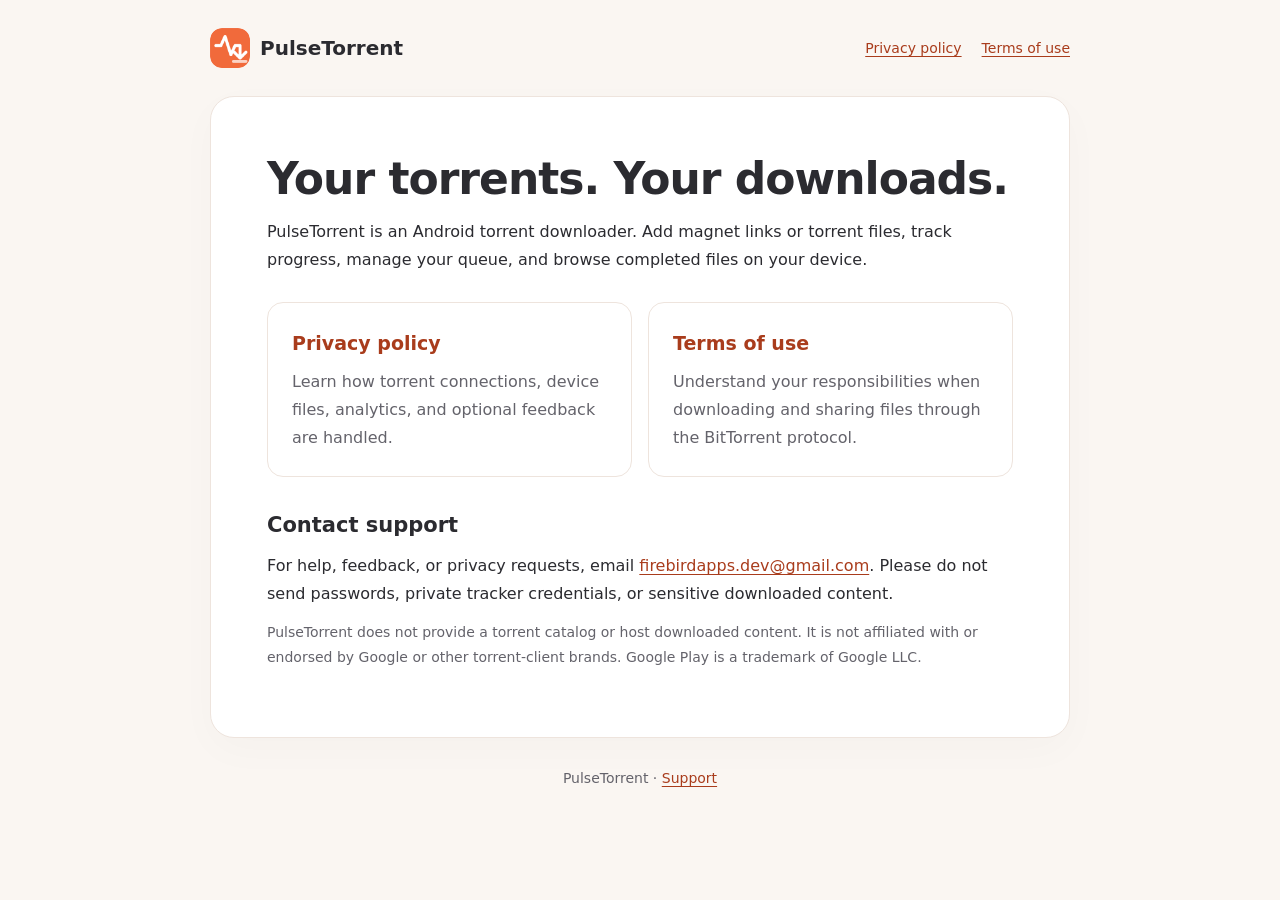
<file: index.html>
<!doctype html>
<html lang="en">
<head>
  <meta charset="utf-8">
  <meta name="viewport" content="width=device-width, initial-scale=1">
  <meta name="description" content="Privacy policy, terms of use, and support for PulseTorrent, an Android torrent downloader.">
  <title>PulseTorrent · Privacy, terms &amp; support</title>
  <link rel="canonical" href="https://firebirdapps.com/pulsetorrent/">
  <link rel="stylesheet" href="styles.css">
  <link rel="icon" type="image/png" href="assets/app-icon.png">
</head>
<body>
  <a class="skip" href="#main">Skip to content</a>
  <header>
    <a class="brand" href="index.html"><img class="brand-icon" src="assets/app-icon.png" width="40" height="40" alt="">PulseTorrent</a>
    <nav aria-label="Main navigation"><a href="privacy-policy.html">Privacy policy</a><a href="terms-of-use.html">Terms of use</a></nav>
  </header>
  <main id="main">
    <h1>Your torrents. Your downloads.</h1>
    <p>PulseTorrent is an Android torrent downloader. Add magnet links or torrent files, track progress, manage your queue, and browse completed files on your device.</p>
    <div class="cards">
      <a class="card" href="privacy-policy.html"><strong>Privacy policy</strong><span>Learn how torrent connections, device files, analytics, and optional feedback are handled.</span></a>
      <a class="card" href="terms-of-use.html"><strong>Terms of use</strong><span>Understand your responsibilities when downloading and sharing files through the BitTorrent protocol.</span></a>
    </div>
    <h2>Contact support</h2>
    <p>For help, feedback, or privacy requests, email <a href="mailto:firebirdapps.dev@gmail.com?subject=PulseTorrent%20support">firebirdapps.dev@gmail.com</a>. Please do not send passwords, private tracker credentials, or sensitive downloaded content.</p>
    <p class="meta">PulseTorrent does not provide a torrent catalog or host downloaded content. It is not affiliated with or endorsed by Google or other torrent-client brands. Google Play is a trademark of Google LLC.</p>
  </main>
  <footer>PulseTorrent · <a href="mailto:firebirdapps.dev@gmail.com?subject=PulseTorrent%20support">Support</a></footer>
</body>
</html>
</file>
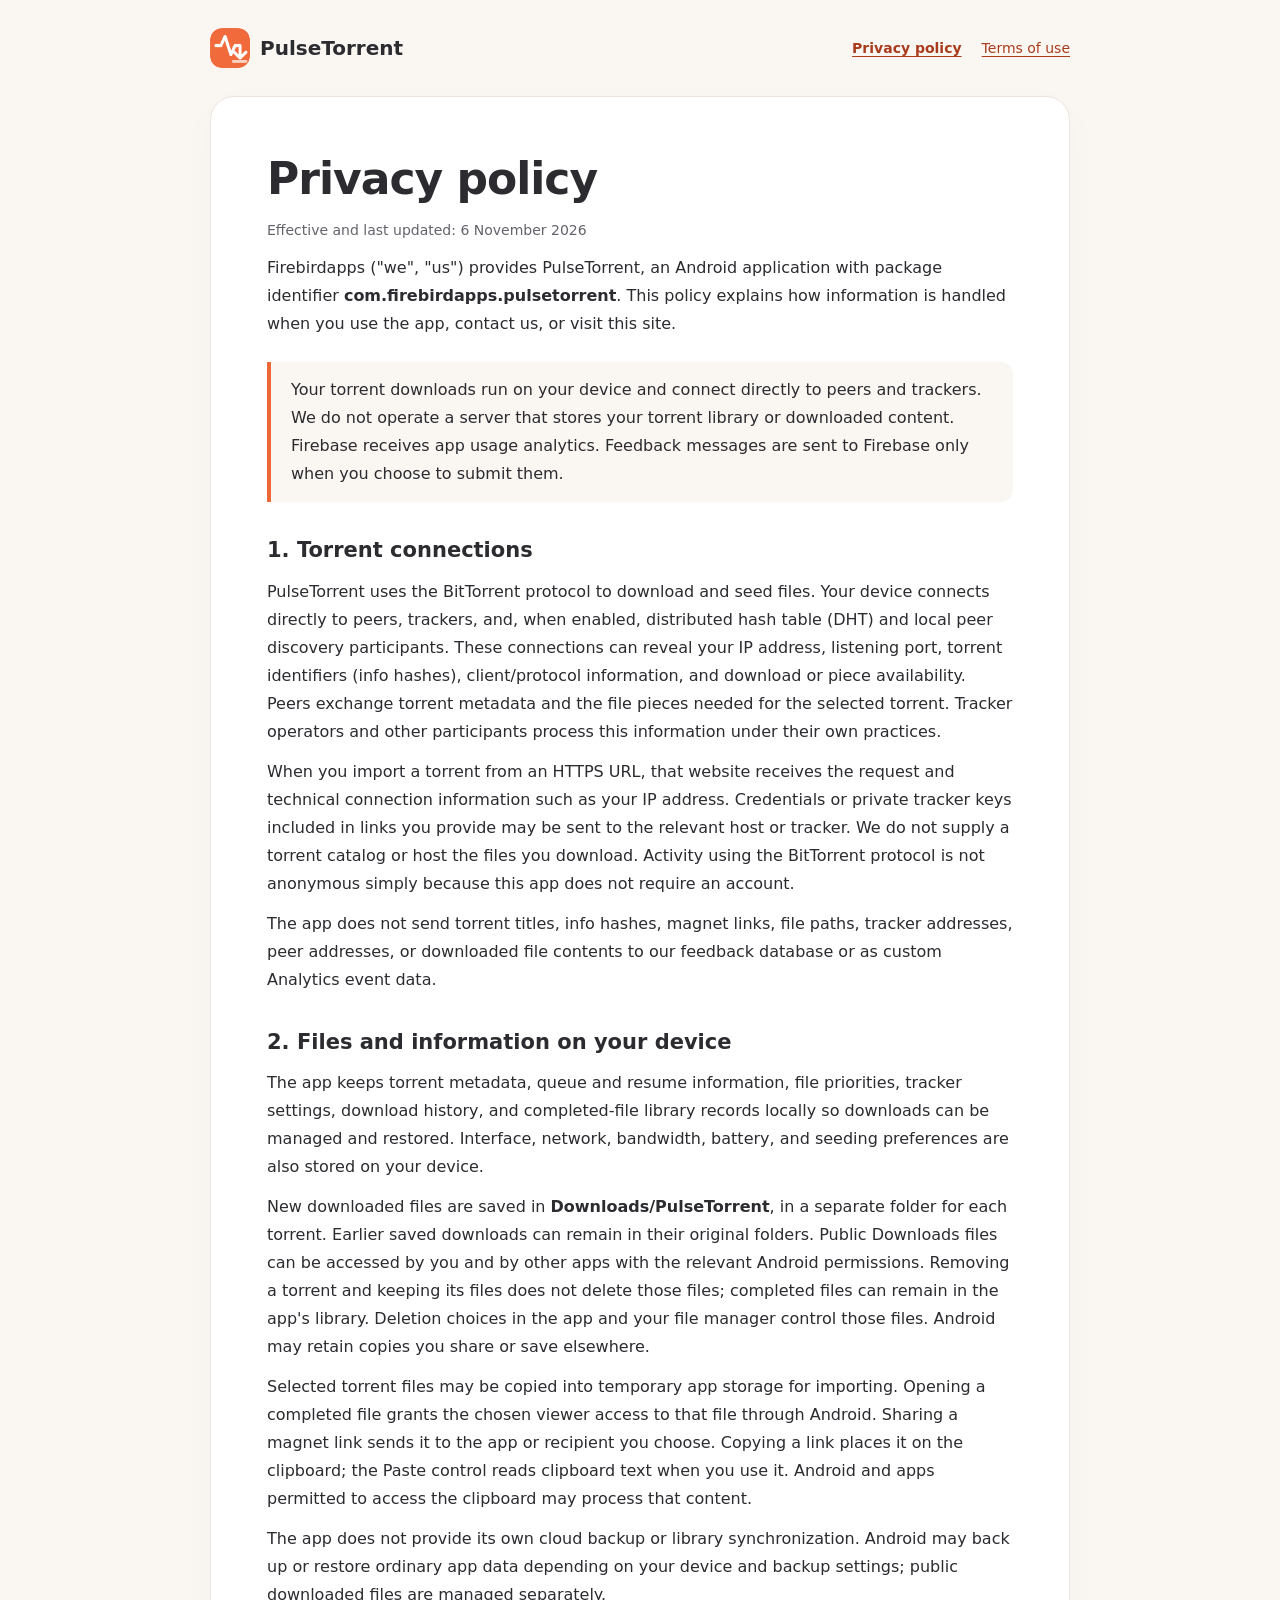
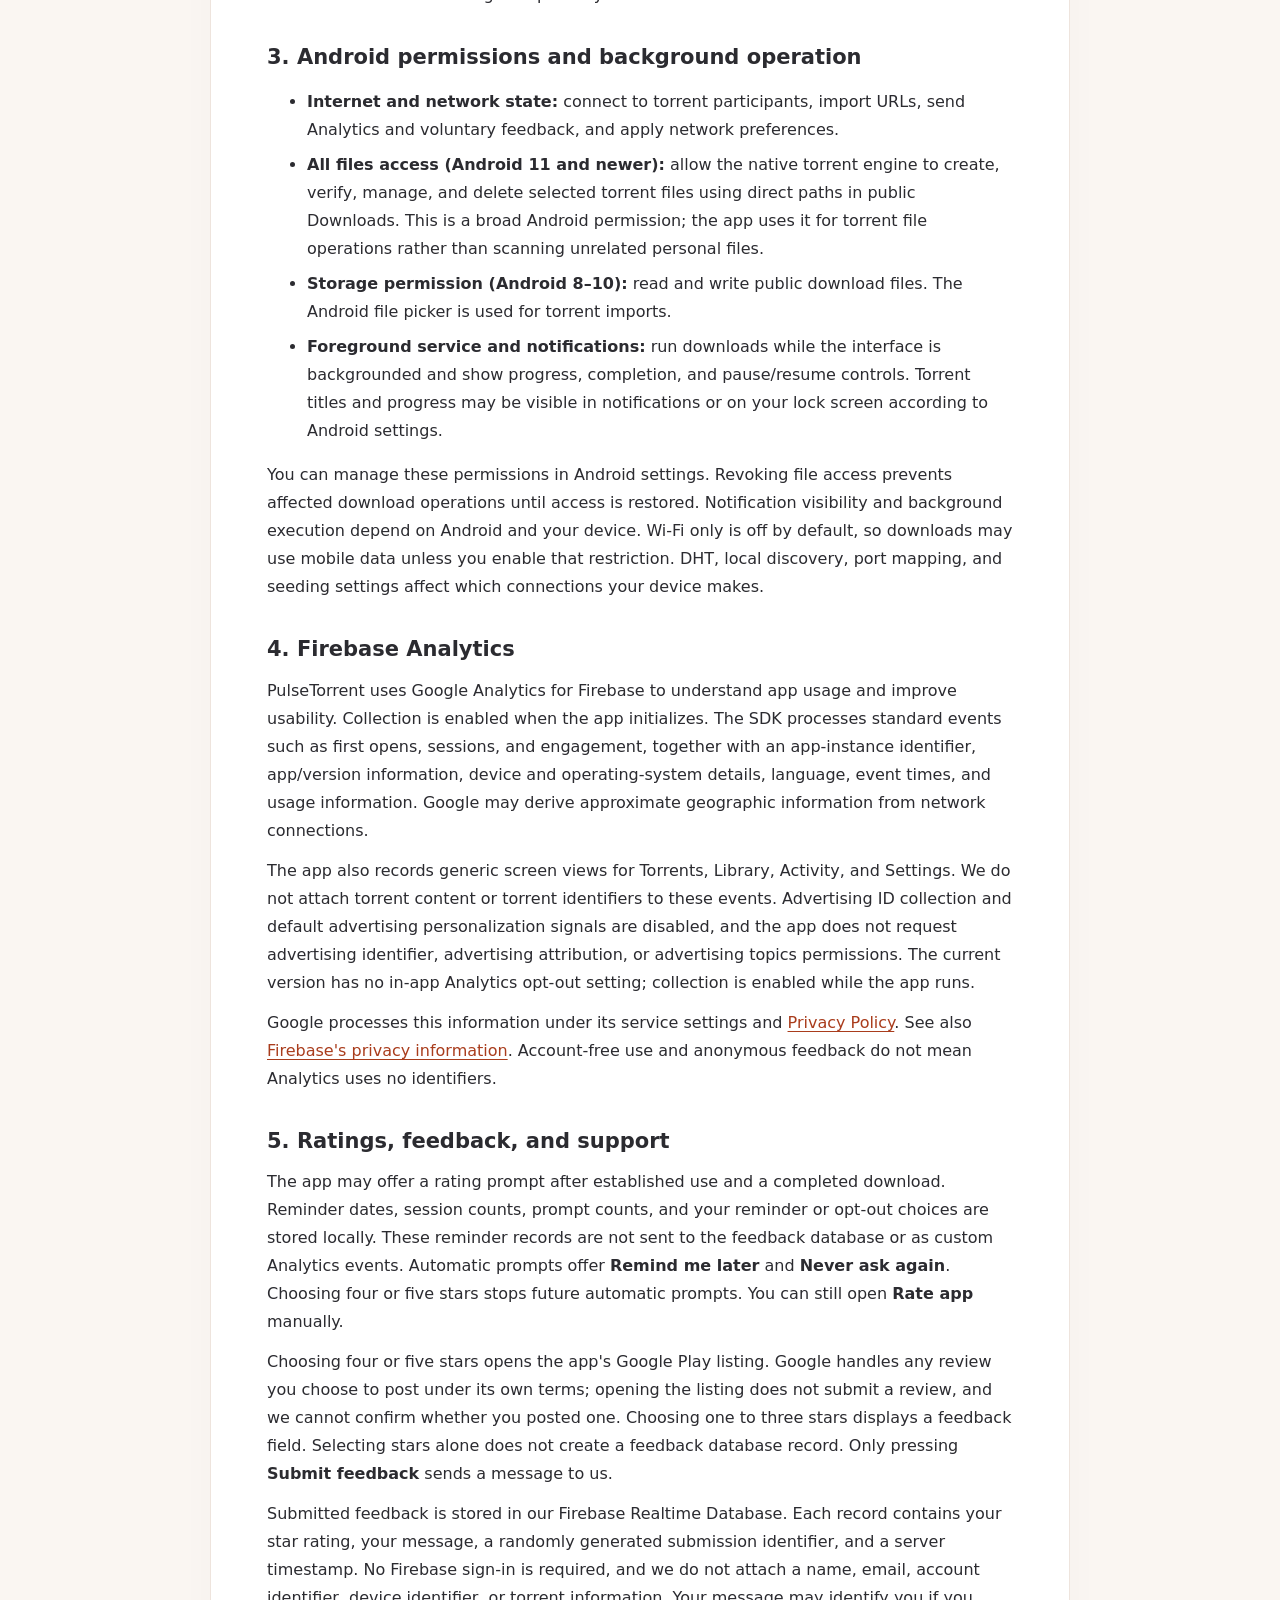
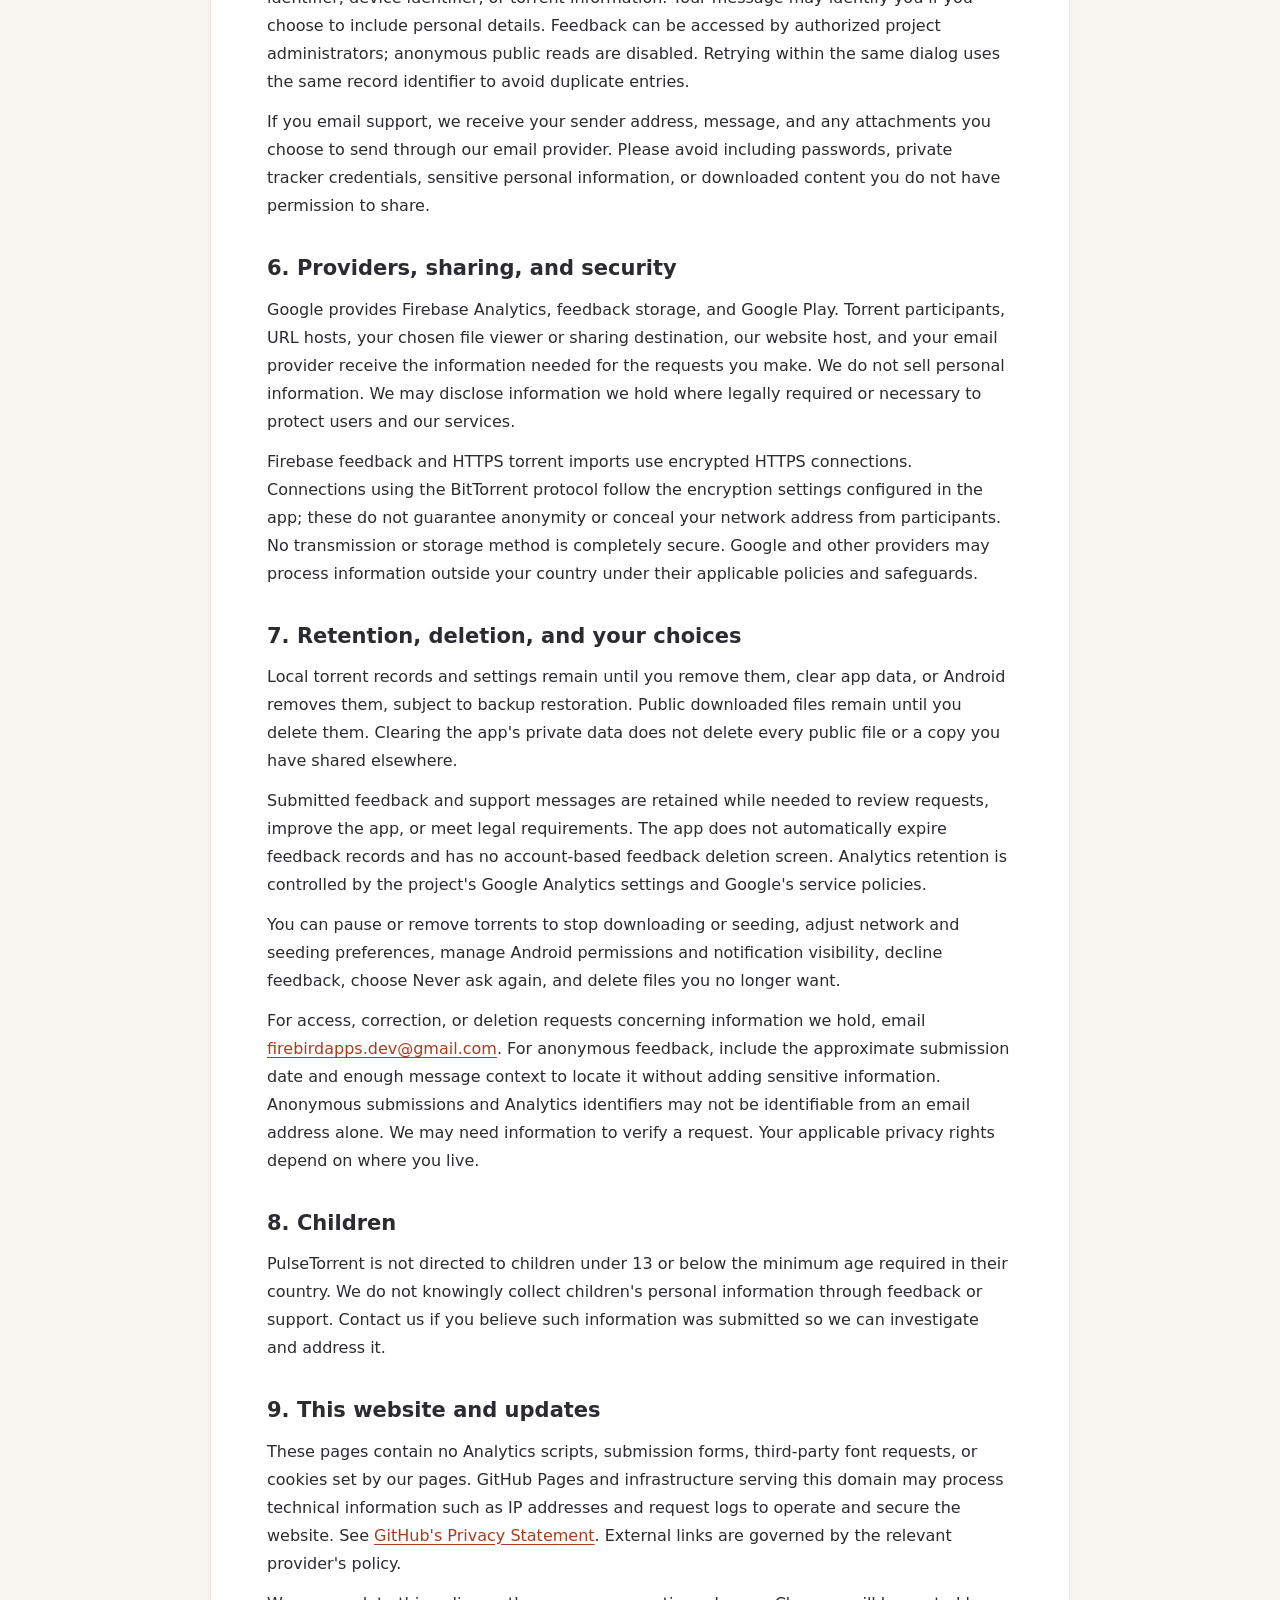
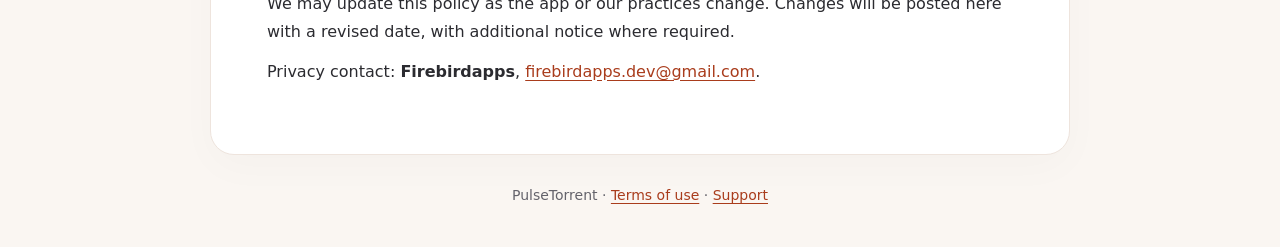
<file: privacy-policy.html>
<!doctype html>
<html lang="en">
<head>
  <meta charset="utf-8">
  <meta name="viewport" content="width=device-width, initial-scale=1">
  <meta name="description" content="How PulseTorrent handles torrent connections, downloaded files, Android permissions, Firebase Analytics, and voluntary feedback.">
  <title>Privacy policy · PulseTorrent</title>
  <link rel="canonical" href="https://firebirdapps.com/pulsetorrent/privacy-policy.html">
  <link rel="stylesheet" href="styles.css">
  <link rel="icon" type="image/png" href="assets/app-icon.png">
</head>
<body>
  <a class="skip" href="#main">Skip to content</a>
  <header>
    <a class="brand" href="index.html"><img class="brand-icon" src="assets/app-icon.png" width="40" height="40" alt="">PulseTorrent</a>
    <nav aria-label="Main navigation"><a href="privacy-policy.html" aria-current="page">Privacy policy</a><a href="terms-of-use.html">Terms of use</a></nav>
  </header>
  <main id="main">
    <h1>Privacy policy</h1>
    <p class="meta">Effective and last updated: 6 November 2026</p>
    <p>Firebirdapps ("we", "us") provides PulseTorrent, an Android application with package identifier <strong>com.firebirdapps.pulsetorrent</strong>. This policy explains how information is handled when you use the app, contact us, or visit this site.</p>
    <div class="summary">Your torrent downloads run on your device and connect directly to peers and trackers. We do not operate a server that stores your torrent library or downloaded content. Firebase receives app usage analytics. Feedback messages are sent to Firebase only when you choose to submit them.</div>

    <h2>1. Torrent connections</h2>
    <p>PulseTorrent uses the BitTorrent protocol to download and seed files. Your device connects directly to peers, trackers, and, when enabled, distributed hash table (DHT) and local peer discovery participants. These connections can reveal your IP address, listening port, torrent identifiers (info hashes), client/protocol information, and download or piece availability. Peers exchange torrent metadata and the file pieces needed for the selected torrent. Tracker operators and other participants process this information under their own practices.</p>
    <p>When you import a torrent from an HTTPS URL, that website receives the request and technical connection information such as your IP address. Credentials or private tracker keys included in links you provide may be sent to the relevant host or tracker. We do not supply a torrent catalog or host the files you download. Activity using the BitTorrent protocol is not anonymous simply because this app does not require an account.</p>
    <p>The app does not send torrent titles, info hashes, magnet links, file paths, tracker addresses, peer addresses, or downloaded file contents to our feedback database or as custom Analytics event data.</p>

    <h2>2. Files and information on your device</h2>
    <p>The app keeps torrent metadata, queue and resume information, file priorities, tracker settings, download history, and completed-file library records locally so downloads can be managed and restored. Interface, network, bandwidth, battery, and seeding preferences are also stored on your device.</p>
    <p>New downloaded files are saved in <strong>Downloads/PulseTorrent</strong>, in a separate folder for each torrent. Earlier saved downloads can remain in their original folders. Public Downloads files can be accessed by you and by other apps with the relevant Android permissions. Removing a torrent and keeping its files does not delete those files; completed files can remain in the app's library. Deletion choices in the app and your file manager control those files. Android may retain copies you share or save elsewhere.</p>
    <p>Selected torrent files may be copied into temporary app storage for importing. Opening a completed file grants the chosen viewer access to that file through Android. Sharing a magnet link sends it to the app or recipient you choose. Copying a link places it on the clipboard; the Paste control reads clipboard text when you use it. Android and apps permitted to access the clipboard may process that content.</p>
    <p>The app does not provide its own cloud backup or library synchronization. Android may back up or restore ordinary app data depending on your device and backup settings; public downloaded files are managed separately.</p>

    <h2>3. Android permissions and background operation</h2>
    <ul>
      <li><strong>Internet and network state:</strong> connect to torrent participants, import URLs, send Analytics and voluntary feedback, and apply network preferences.</li>
      <li><strong>All files access (Android 11 and newer):</strong> allow the native torrent engine to create, verify, manage, and delete selected torrent files using direct paths in public Downloads. This is a broad Android permission; the app uses it for torrent file operations rather than scanning unrelated personal files.</li>
      <li><strong>Storage permission (Android 8–10):</strong> read and write public download files. The Android file picker is used for torrent imports.</li>
      <li><strong>Foreground service and notifications:</strong> run downloads while the interface is backgrounded and show progress, completion, and pause/resume controls. Torrent titles and progress may be visible in notifications or on your lock screen according to Android settings.</li>
    </ul>
    <p>You can manage these permissions in Android settings. Revoking file access prevents affected download operations until access is restored. Notification visibility and background execution depend on Android and your device. Wi-Fi only is off by default, so downloads may use mobile data unless you enable that restriction. DHT, local discovery, port mapping, and seeding settings affect which connections your device makes.</p>

    <h2>4. Firebase Analytics</h2>
    <p>PulseTorrent uses Google Analytics for Firebase to understand app usage and improve usability. Collection is enabled when the app initializes. The SDK processes standard events such as first opens, sessions, and engagement, together with an app-instance identifier, app/version information, device and operating-system details, language, event times, and usage information. Google may derive approximate geographic information from network connections.</p>
    <p>The app also records generic screen views for Torrents, Library, Activity, and Settings. We do not attach torrent content or torrent identifiers to these events. Advertising ID collection and default advertising personalization signals are disabled, and the app does not request advertising identifier, advertising attribution, or advertising topics permissions. The current version has no in-app Analytics opt-out setting; collection is enabled while the app runs.</p>
    <p>Google processes this information under its service settings and <a href="https://policies.google.com/privacy">Privacy Policy</a>. See also <a href="https://firebase.google.com/support/privacy">Firebase's privacy information</a>. Account-free use and anonymous feedback do not mean Analytics uses no identifiers.</p>

    <h2>5. Ratings, feedback, and support</h2>
    <p>The app may offer a rating prompt after established use and a completed download. Reminder dates, session counts, prompt counts, and your reminder or opt-out choices are stored locally. These reminder records are not sent to the feedback database or as custom Analytics events. Automatic prompts offer <strong>Remind me later</strong> and <strong>Never ask again</strong>. Choosing four or five stars stops future automatic prompts. You can still open <strong>Rate app</strong> manually.</p>
    <p>Choosing four or five stars opens the app's Google Play listing. Google handles any review you choose to post under its own terms; opening the listing does not submit a review, and we cannot confirm whether you posted one. Choosing one to three stars displays a feedback field. Selecting stars alone does not create a feedback database record. Only pressing <strong>Submit feedback</strong> sends a message to us.</p>
    <p>Submitted feedback is stored in our Firebase Realtime Database. Each record contains your star rating, your message, a randomly generated submission identifier, and a server timestamp. No Firebase sign-in is required, and we do not attach a name, email, account identifier, device identifier, or torrent information. Your message may identify you if you choose to include personal details. Feedback can be accessed by authorized project administrators; anonymous public reads are disabled. Retrying within the same dialog uses the same record identifier to avoid duplicate entries.</p>
    <p>If you email support, we receive your sender address, message, and any attachments you choose to send through our email provider. Please avoid including passwords, private tracker credentials, sensitive personal information, or downloaded content you do not have permission to share.</p>

    <h2>6. Providers, sharing, and security</h2>
    <p>Google provides Firebase Analytics, feedback storage, and Google Play. Torrent participants, URL hosts, your chosen file viewer or sharing destination, our website host, and your email provider receive the information needed for the requests you make. We do not sell personal information. We may disclose information we hold where legally required or necessary to protect users and our services.</p>
    <p>Firebase feedback and HTTPS torrent imports use encrypted HTTPS connections. Connections using the BitTorrent protocol follow the encryption settings configured in the app; these do not guarantee anonymity or conceal your network address from participants. No transmission or storage method is completely secure. Google and other providers may process information outside your country under their applicable policies and safeguards.</p>

    <h2 id="data-deletion">7. Retention, deletion, and your choices</h2>
    <p>Local torrent records and settings remain until you remove them, clear app data, or Android removes them, subject to backup restoration. Public downloaded files remain until you delete them. Clearing the app's private data does not delete every public file or a copy you have shared elsewhere.</p>
    <p>Submitted feedback and support messages are retained while needed to review requests, improve the app, or meet legal requirements. The app does not automatically expire feedback records and has no account-based feedback deletion screen. Analytics retention is controlled by the project's Google Analytics settings and Google's service policies.</p>
    <p>You can pause or remove torrents to stop downloading or seeding, adjust network and seeding preferences, manage Android permissions and notification visibility, decline feedback, choose Never ask again, and delete files you no longer want.</p>
    <p>For access, correction, or deletion requests concerning information we hold, email <a href="mailto:firebirdapps.dev@gmail.com?subject=PulseTorrent%20privacy%20request">firebirdapps.dev@gmail.com</a>. For anonymous feedback, include the approximate submission date and enough message context to locate it without adding sensitive information. Anonymous submissions and Analytics identifiers may not be identifiable from an email address alone. We may need information to verify a request. Your applicable privacy rights depend on where you live.</p>

    <h2>8. Children</h2>
    <p>PulseTorrent is not directed to children under 13 or below the minimum age required in their country. We do not knowingly collect children's personal information through feedback or support. Contact us if you believe such information was submitted so we can investigate and address it.</p>

    <h2>9. This website and updates</h2>
    <p>These pages contain no Analytics scripts, submission forms, third-party font requests, or cookies set by our pages. GitHub Pages and infrastructure serving this domain may process technical information such as IP addresses and request logs to operate and secure the website. See <a href="https://docs.github.com/en/site-policy/privacy-policies/github-general-privacy-statement">GitHub's Privacy Statement</a>. External links are governed by the relevant provider's policy.</p>
    <p>We may update this policy as the app or our practices change. Changes will be posted here with a revised date, with additional notice where required.</p>
    <p>Privacy contact: <strong>Firebirdapps</strong>, <a href="mailto:firebirdapps.dev@gmail.com">firebirdapps.dev@gmail.com</a>.</p>
  </main>
  <footer>PulseTorrent · <a href="terms-of-use.html">Terms of use</a> · <a href="index.html">Support</a></footer>
</body>
</html>
</file>
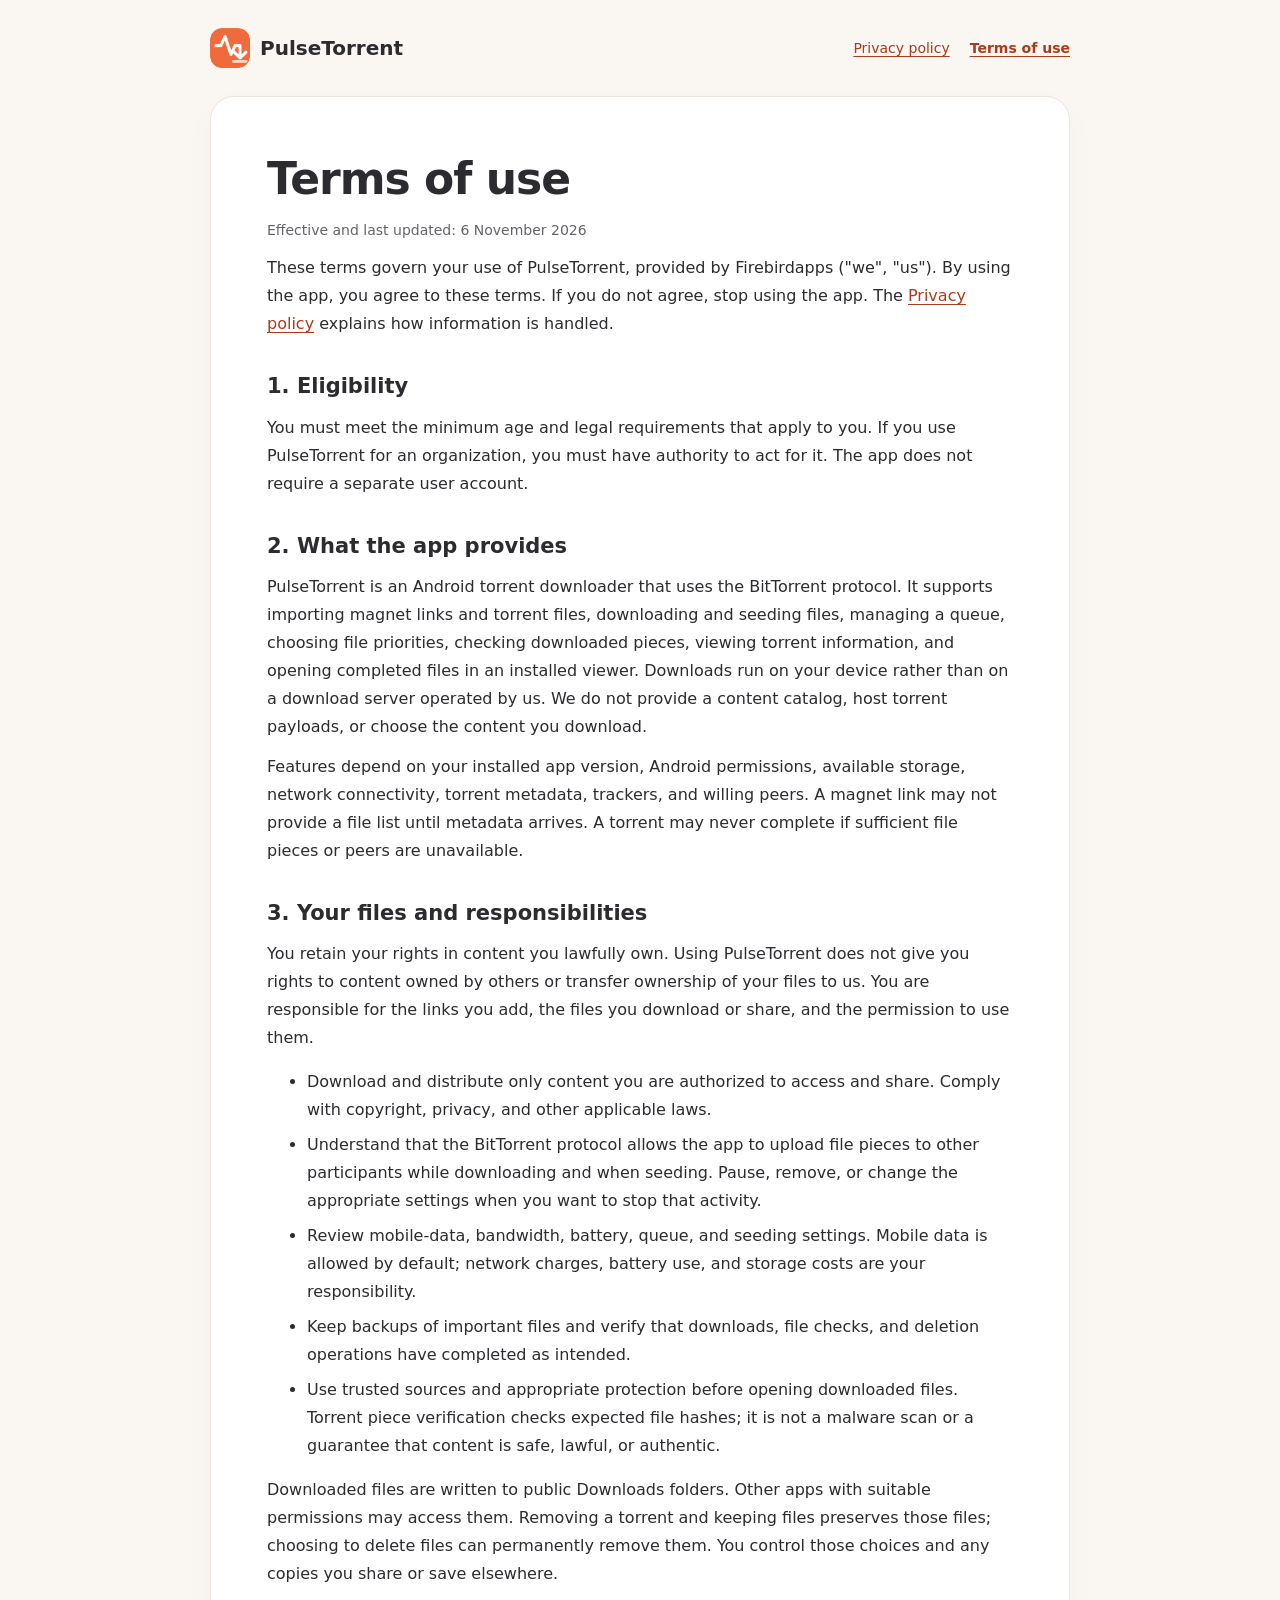
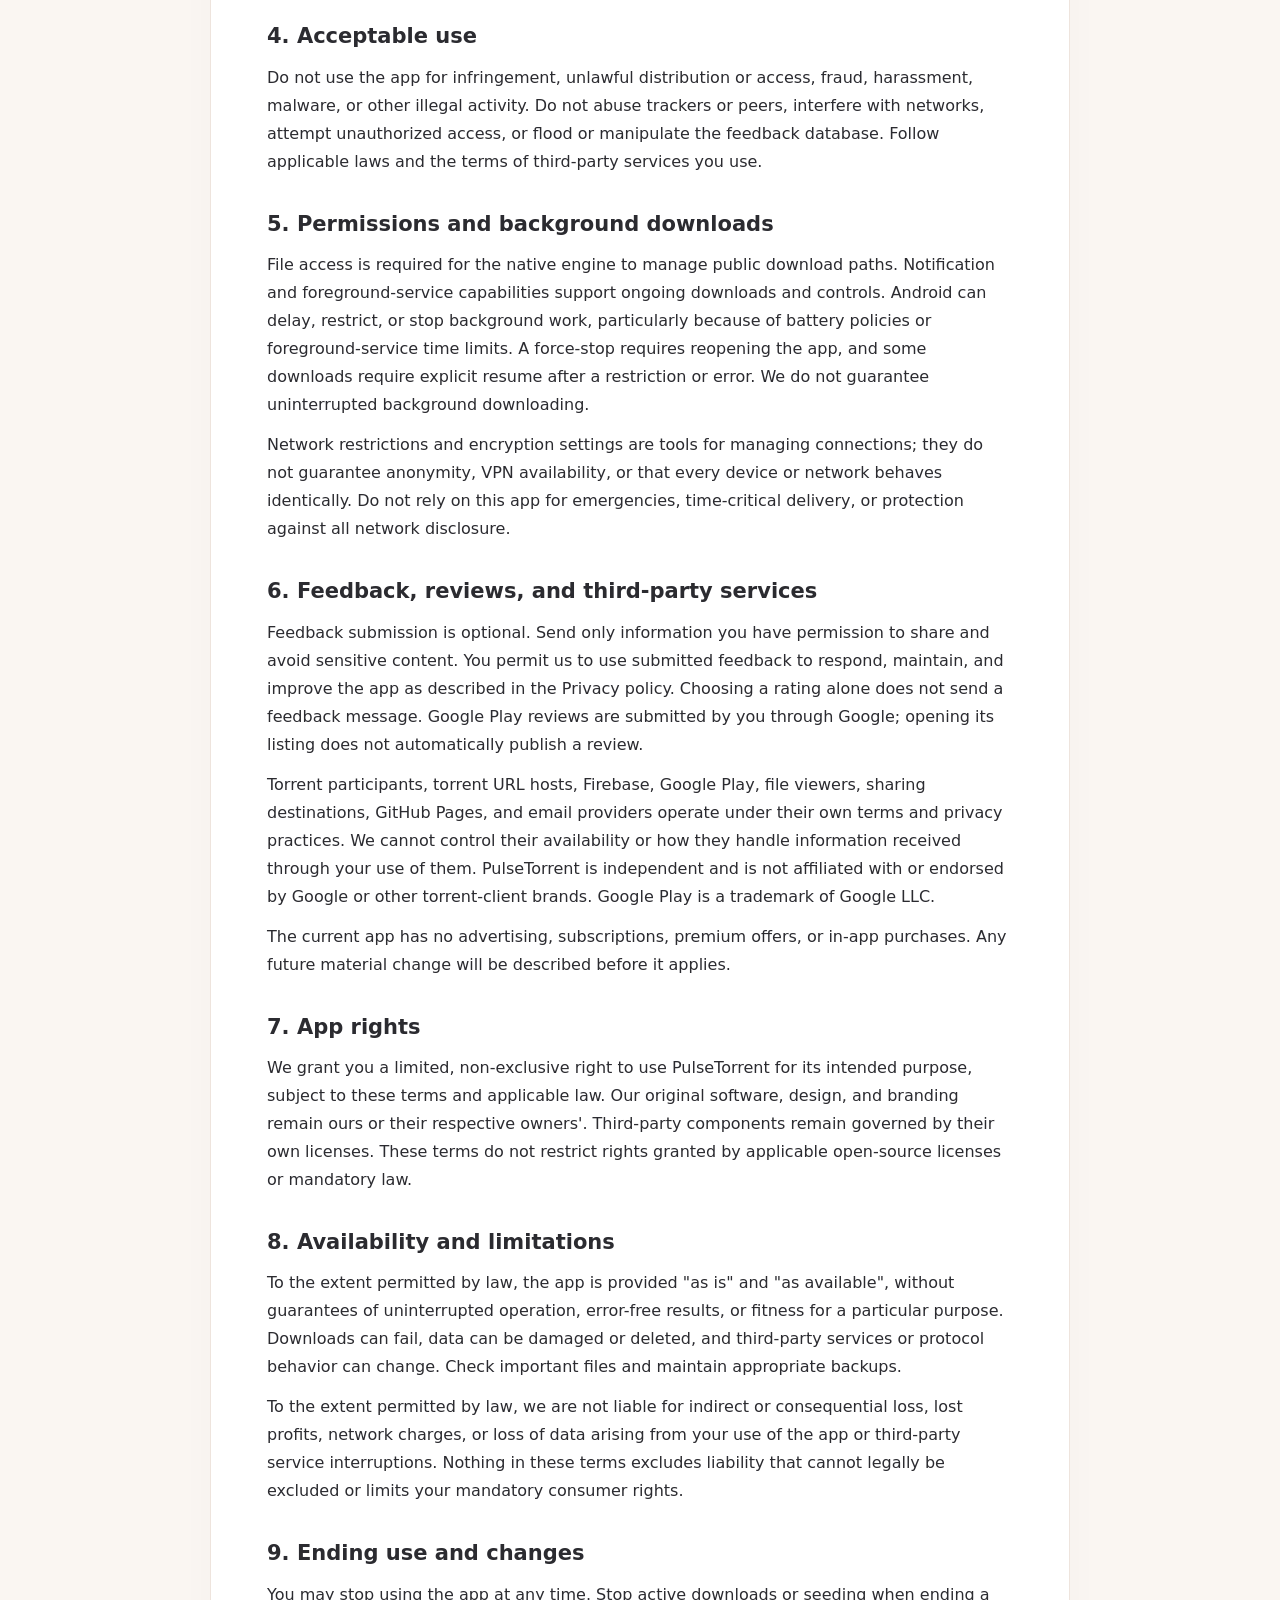
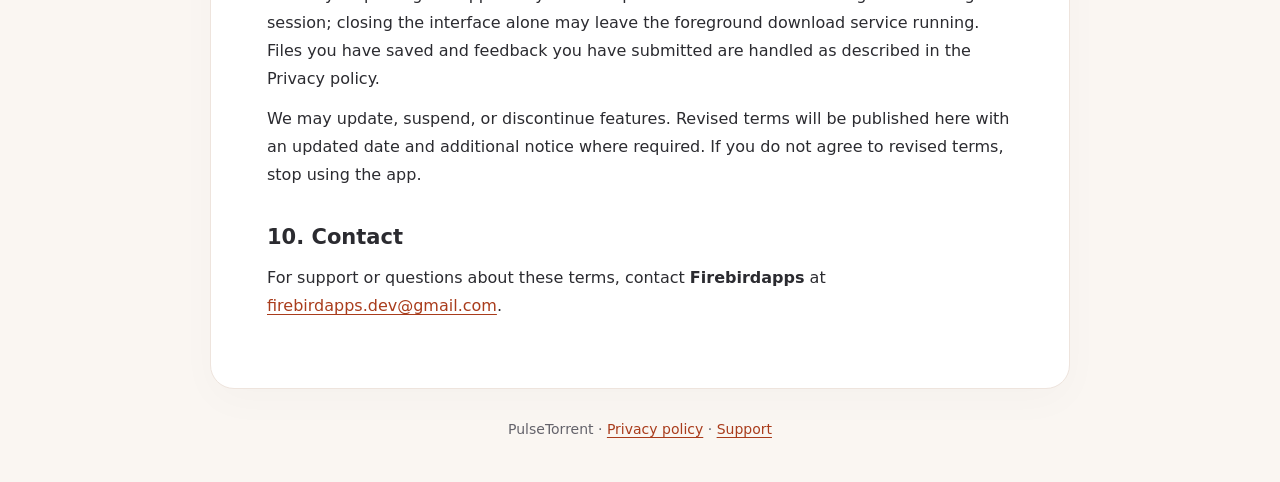
<file: terms-of-use.html>
<!doctype html>
<html lang="en">
<head>
  <meta charset="utf-8">
  <meta name="viewport" content="width=device-width, initial-scale=1">
  <meta name="description" content="Terms for using PulseTorrent to download, seed, manage, and open torrent files on Android.">
  <title>Terms of use · PulseTorrent</title>
  <link rel="canonical" href="https://firebirdapps.com/pulsetorrent/terms-of-use.html">
  <link rel="stylesheet" href="styles.css">
  <link rel="icon" type="image/png" href="assets/app-icon.png">
</head>
<body>
  <a class="skip" href="#main">Skip to content</a>
  <header>
    <a class="brand" href="index.html"><img class="brand-icon" src="assets/app-icon.png" width="40" height="40" alt="">PulseTorrent</a>
    <nav aria-label="Main navigation"><a href="privacy-policy.html">Privacy policy</a><a href="terms-of-use.html" aria-current="page">Terms of use</a></nav>
  </header>
  <main id="main">
    <h1>Terms of use</h1>
    <p class="meta">Effective and last updated: 6 November 2026</p>
    <p>These terms govern your use of PulseTorrent, provided by Firebirdapps ("we", "us"). By using the app, you agree to these terms. If you do not agree, stop using the app. The <a href="privacy-policy.html">Privacy policy</a> explains how information is handled.</p>

    <h2>1. Eligibility</h2>
    <p>You must meet the minimum age and legal requirements that apply to you. If you use PulseTorrent for an organization, you must have authority to act for it. The app does not require a separate user account.</p>

    <h2>2. What the app provides</h2>
    <p>PulseTorrent is an Android torrent downloader that uses the BitTorrent protocol. It supports importing magnet links and torrent files, downloading and seeding files, managing a queue, choosing file priorities, checking downloaded pieces, viewing torrent information, and opening completed files in an installed viewer. Downloads run on your device rather than on a download server operated by us. We do not provide a content catalog, host torrent payloads, or choose the content you download.</p>
    <p>Features depend on your installed app version, Android permissions, available storage, network connectivity, torrent metadata, trackers, and willing peers. A magnet link may not provide a file list until metadata arrives. A torrent may never complete if sufficient file pieces or peers are unavailable.</p>

    <h2>3. Your files and responsibilities</h2>
    <p>You retain your rights in content you lawfully own. Using PulseTorrent does not give you rights to content owned by others or transfer ownership of your files to us. You are responsible for the links you add, the files you download or share, and the permission to use them.</p>
    <ul>
      <li>Download and distribute only content you are authorized to access and share. Comply with copyright, privacy, and other applicable laws.</li>
      <li>Understand that the BitTorrent protocol allows the app to upload file pieces to other participants while downloading and when seeding. Pause, remove, or change the appropriate settings when you want to stop that activity.</li>
      <li>Review mobile-data, bandwidth, battery, queue, and seeding settings. Mobile data is allowed by default; network charges, battery use, and storage costs are your responsibility.</li>
      <li>Keep backups of important files and verify that downloads, file checks, and deletion operations have completed as intended.</li>
      <li>Use trusted sources and appropriate protection before opening downloaded files. Torrent piece verification checks expected file hashes; it is not a malware scan or a guarantee that content is safe, lawful, or authentic.</li>
    </ul>
    <p>Downloaded files are written to public Downloads folders. Other apps with suitable permissions may access them. Removing a torrent and keeping files preserves those files; choosing to delete files can permanently remove them. You control those choices and any copies you share or save elsewhere.</p>

    <h2>4. Acceptable use</h2>
    <p>Do not use the app for infringement, unlawful distribution or access, fraud, harassment, malware, or other illegal activity. Do not abuse trackers or peers, interfere with networks, attempt unauthorized access, or flood or manipulate the feedback database. Follow applicable laws and the terms of third-party services you use.</p>

    <h2>5. Permissions and background downloads</h2>
    <p>File access is required for the native engine to manage public download paths. Notification and foreground-service capabilities support ongoing downloads and controls. Android can delay, restrict, or stop background work, particularly because of battery policies or foreground-service time limits. A force-stop requires reopening the app, and some downloads require explicit resume after a restriction or error. We do not guarantee uninterrupted background downloading.</p>
    <p>Network restrictions and encryption settings are tools for managing connections; they do not guarantee anonymity, VPN availability, or that every device or network behaves identically. Do not rely on this app for emergencies, time-critical delivery, or protection against all network disclosure.</p>

    <h2>6. Feedback, reviews, and third-party services</h2>
    <p>Feedback submission is optional. Send only information you have permission to share and avoid sensitive content. You permit us to use submitted feedback to respond, maintain, and improve the app as described in the Privacy policy. Choosing a rating alone does not send a feedback message. Google Play reviews are submitted by you through Google; opening its listing does not automatically publish a review.</p>
    <p>Torrent participants, torrent URL hosts, Firebase, Google Play, file viewers, sharing destinations, GitHub Pages, and email providers operate under their own terms and privacy practices. We cannot control their availability or how they handle information received through your use of them. PulseTorrent is independent and is not affiliated with or endorsed by Google or other torrent-client brands. Google Play is a trademark of Google LLC.</p>
    <p>The current app has no advertising, subscriptions, premium offers, or in-app purchases. Any future material change will be described before it applies.</p>

    <h2>7. App rights</h2>
    <p>We grant you a limited, non-exclusive right to use PulseTorrent for its intended purpose, subject to these terms and applicable law. Our original software, design, and branding remain ours or their respective owners'. Third-party components remain governed by their own licenses. These terms do not restrict rights granted by applicable open-source licenses or mandatory law.</p>

    <h2>8. Availability and limitations</h2>
    <p>To the extent permitted by law, the app is provided "as is" and "as available", without guarantees of uninterrupted operation, error-free results, or fitness for a particular purpose. Downloads can fail, data can be damaged or deleted, and third-party services or protocol behavior can change. Check important files and maintain appropriate backups.</p>
    <p>To the extent permitted by law, we are not liable for indirect or consequential loss, lost profits, network charges, or loss of data arising from your use of the app or third-party service interruptions. Nothing in these terms excludes liability that cannot legally be excluded or limits your mandatory consumer rights.</p>

    <h2>9. Ending use and changes</h2>
    <p>You may stop using the app at any time. Stop active downloads or seeding when ending a session; closing the interface alone may leave the foreground download service running. Files you have saved and feedback you have submitted are handled as described in the Privacy policy.</p>
    <p>We may update, suspend, or discontinue features. Revised terms will be published here with an updated date and additional notice where required. If you do not agree to revised terms, stop using the app.</p>

    <h2>10. Contact</h2>
    <p>For support or questions about these terms, contact <strong>Firebirdapps</strong> at <a href="mailto:firebirdapps.dev@gmail.com?subject=PulseTorrent%20support">firebirdapps.dev@gmail.com</a>.</p>
  </main>
  <footer>PulseTorrent · <a href="privacy-policy.html">Privacy policy</a> · <a href="index.html">Support</a></footer>
</body>
</html>
</file>
<file: styles.css>
:root { color-scheme: light; --ink: #2b2b30; --muted: #64636b; --accent: #ed6737; --link: #a93c1c; --paper: #fff; --bg: #faf6f2; --border: #eee4dd; }
* { box-sizing: border-box; }
body { margin: 0; background: var(--bg); color: var(--ink); font-family: system-ui, -apple-system, BlinkMacSystemFont, "Segoe UI", sans-serif; line-height: 1.75; }
a { color: var(--link); text-underline-offset: 3px; overflow-wrap: anywhere; }
a:hover { color: #742810; }
a:focus-visible { outline: 3px solid var(--accent); outline-offset: 5px; border-radius: 2px; }
.skip { position: absolute; top: -100px; left: 16px; padding: 8px 16px; background: white; z-index: 1; }
.skip:focus { top: 8px; }
header, main, footer { width: min(100% - 40px, 860px); margin-inline: auto; }
header { padding-block: 28px; display: flex; align-items: center; justify-content: space-between; flex-wrap: wrap; gap: 16px; }
.brand { display: inline-flex; align-items: center; gap: 10px; color: var(--ink); font-size: 20px; font-weight: 800; text-decoration: none; }
.brand-icon { display: block; flex-shrink: 0; width: 40px; height: 40px; object-fit: contain; border-radius: 12px; }
nav { display: flex; gap: 20px; flex-wrap: wrap; font-size: 14px; }
nav a[aria-current="page"] { font-weight: 700; }
main { background: var(--paper); padding: clamp(24px, 5vw, 56px); border: 1px solid var(--border); border-radius: 24px; box-shadow: 0 12px 40px #35261d06; overflow-wrap: anywhere; }
h1 { font-size: clamp(30px, 6vw, 44px); letter-spacing: -1px; line-height: 1.2; margin: 0 0 12px; }
h2 { font-size: 21px; line-height: 1.4; margin: 34px 0 10px; scroll-margin-top: 24px; }
p { margin: 12px 0; }
li { margin-block: 7px; }
.meta, footer { color: var(--muted); font-size: 14px; }
.summary { background: var(--bg); border-left: 4px solid var(--accent); padding: 14px 20px; margin-block: 24px; border-radius: 0 12px 12px 0; }
.cards { display: grid; grid-template-columns: repeat(auto-fit, minmax(min(100%, 240px), 1fr)); gap: 16px; margin-block: 28px; }
.card { display: block; padding: 24px; border: 1px solid var(--border); border-radius: 16px; text-decoration: none; color: var(--ink); transition: background .15s ease, border-color .15s ease; }
.card:hover { background: var(--bg); border-color: #d6b5a6; }
.card strong { font-size: 19px; color: var(--link); }
.card span { display: block; margin-top: 8px; color: var(--muted); }
footer { padding-block: 28px 40px; text-align: center; }
@media (max-width: 420px) { header, main, footer { width: calc(100% - 24px); } nav { gap: 14px; } }
@media print { body, main { background: white; } header, footer, .skip { display: none; } main { width: 100%; border: 0; box-shadow: none; padding: 0; } a { color: inherit; } }
</file>
